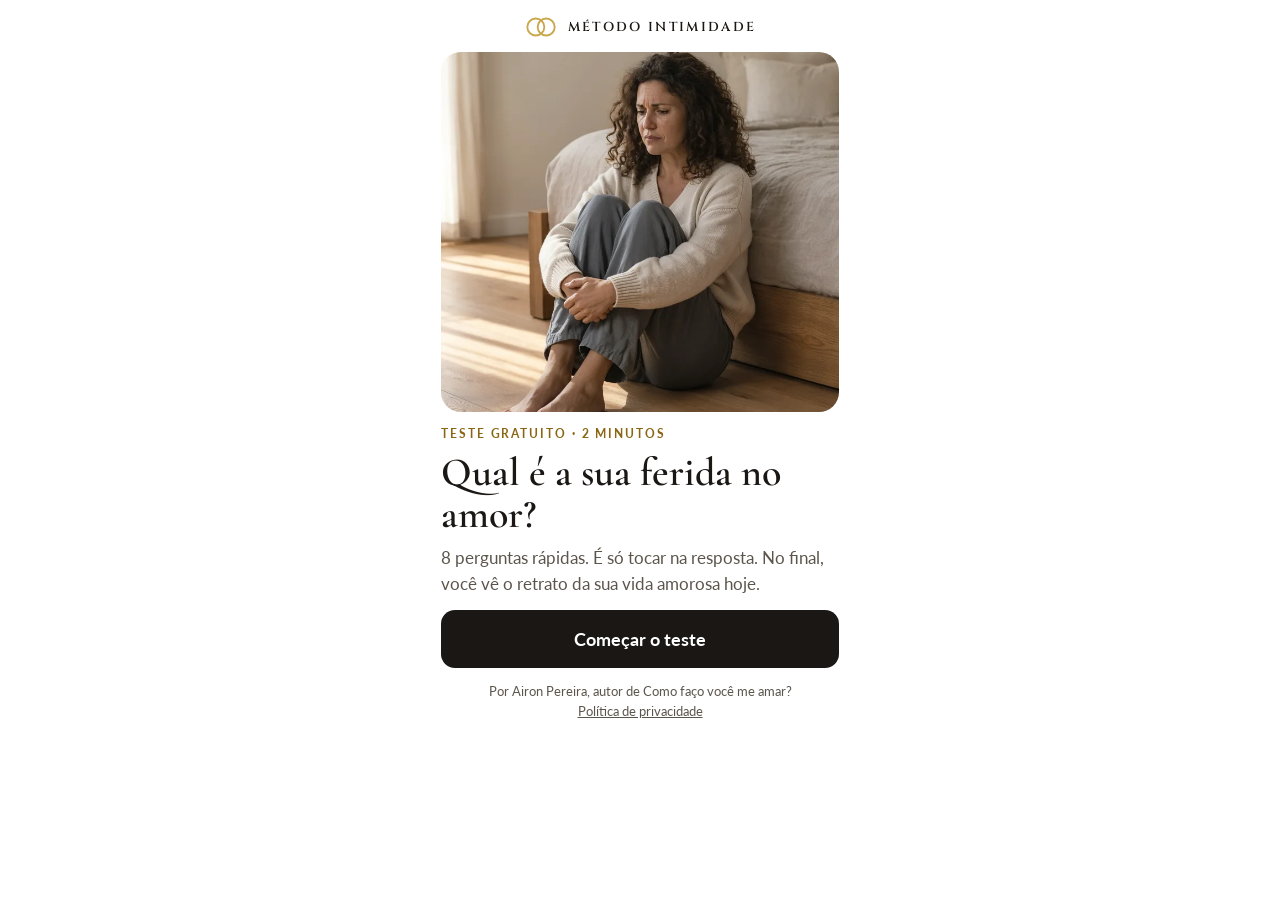
<file: index.html>
<!doctype html>
<html lang="pt-BR">
<head>
<meta charset="utf-8">
<meta name="viewport" content="width=device-width, initial-scale=1, viewport-fit=cover">
<title>Teste: qual é a sua ferida no amor?</title>
<meta name="description" content="8 perguntas rápidas. É só tocar na resposta.">
<meta name="robots" content="noindex">
<meta name="theme-color" content="#FFFFFF">
<link rel="preconnect" href="https://fonts.googleapis.com">
<link rel="preconnect" href="https://fonts.gstatic.com" crossorigin>
<link rel="preconnect" href="https://www.metodointimidade.com.br">
<link rel="preload" as="image" href="img/capa-720.webp" imagesrcset="img/capa.webp 360w, img/capa-720.webp 720w" imagesizes="(max-width:430px) 100vw, 400px">
<link rel="stylesheet" href="https://fonts.googleapis.com/css2?family=Cinzel:wght@600&family=Cormorant+Garamond:ital,wght@0,600;1,600&family=Lato:wght@400;700&display=swap">
<style>
:root{--fundo:#FFFFFF;--cartao:#FAF7F2;--texto:#1A1714;--suave:#5C554C;--placeholder:#6F675D;--ouro:#C9A84C;--ouro-escuro:#8A6514;--borda:#E8E1D6;--trilho:#EFE9DF}
*{box-sizing:border-box}
html,body{margin:0;background:var(--fundo);color:var(--texto);font-family:Lato,system-ui,sans-serif;-webkit-font-smoothing:antialiased}
button,input{font:inherit;color:inherit}
.tela{max-width:430px;min-height:100vh;min-height:100dvh;margin:0 auto;padding:16px 16px 20px;display:flex;flex-direction:column;gap:14px}
.marca{display:flex;align-items:center;justify-content:center;gap:10px}
.marca span{font-family:Cinzel,serif;font-weight:600;font-size:13px;letter-spacing:.18em}
.selo{font-size:12px;font-weight:700;letter-spacing:.16em;color:var(--ouro-escuro)}
h1{margin:0;font-family:'Cormorant Garamond',Georgia,serif;font-weight:600;line-height:1.08}
.capa h1{font-size:40px;line-height:1.05}
.capa{height:100vh;height:100dvh;min-height:0}
.pergunta h1{font-size:29px;line-height:1.1}
p{margin:0}
.sub{font-size:17px;line-height:1.5;color:var(--suave)}
/* a foto da capa ocupa o espaço que sobrar: o botão sempre cabe na tela */
.capa-img{width:100%;flex:1 1 0;min-height:110px;max-height:360px;object-fit:cover;object-position:50% 35%;border-radius:20px;display:block;background:var(--cartao)}
.cresce{flex-grow:1}
.botao{display:flex;align-items:center;justify-content:center;width:100%;height:58px;border:0;border-radius:14px;background:var(--texto);color:#fff;font-size:18px;font-weight:700;cursor:pointer;text-decoration:none}
.botao:disabled{opacity:.6;cursor:default}
.rodape{text-align:center;font-size:13px;color:var(--suave);line-height:1.5}
.rodape a{color:var(--suave)}
.topo{display:flex;flex-direction:column;gap:10px}
.topo-linha{display:flex;justify-content:space-between;align-items:center;font-size:16px;color:var(--suave)}
.voltar{display:flex;align-items:center;min-height:48px;min-width:48px;padding:0 8px 0 0;background:none;border:0;color:var(--suave);cursor:pointer}
.contador{font-weight:700;color:var(--ouro-escuro)}
.barra{height:6px;border-radius:3px;background:var(--trilho);overflow:hidden}
.barra i{display:block;height:6px;border-radius:3px;background:var(--ouro);transition:width .3s}
.grade{display:grid;grid-template-columns:1fr 1fr;gap:10px}
.opcao{position:relative;display:flex;flex-direction:column;border:1px solid var(--borda);border-radius:16px;overflow:hidden;background:var(--cartao);text-align:left;padding:0;cursor:pointer;min-height:48px}
.opcao.marcada{border:2px solid var(--ouro-escuro)}
/* altura da foto acompanha a altura da tela: as 4 respostas cabem sem rolar */
.opcao .foto,.opcao .cena{height:clamp(84px,calc((100dvh - 400px) / 2),150px)}
.opcao .foto{width:100%;object-fit:cover;display:block;background:var(--trilho)}
.opcao .cena{display:flex;align-items:center;justify-content:center;padding:12px;font-size:13px;line-height:1.35;color:var(--suave);background:var(--trilho);text-align:center}
.opcao .txt{padding:10px 10px 12px;font-size:15px;font-weight:700;line-height:1.3}
.check{position:absolute;top:8px;right:8px;width:26px;height:26px;border-radius:13px;background:var(--ouro-escuro);display:none;align-items:center;justify-content:center}
.opcao.marcada .check{display:flex}
.frases{display:flex;flex-direction:column;gap:10px}
.frase{position:relative;display:block;width:100%;text-align:left;padding:15px 48px 15px 16px;border:1px solid var(--borda);border-radius:16px;background:var(--cartao);font-family:'Cormorant Garamond',Georgia,serif;font-weight:600;font-style:italic;font-size:21px;line-height:1.22;cursor:pointer;min-height:64px}
.frase.marcada{border:2px solid var(--ouro-escuro)}
.frase .check{top:50%;margin-top:-13px;right:14px}
.analise{align-items:stretch;gap:28px}
.anel{align-self:center;position:relative;width:150px;height:150px}
.anel span{position:absolute;inset:0;display:flex;align-items:center;justify-content:center;font-family:'Cormorant Garamond',Georgia,serif;font-weight:600;font-size:40px}
.passos{display:flex;flex-direction:column;gap:16px;padding:22px 20px;border-radius:16px;background:var(--cartao);border:1px solid var(--borda)}
.passos div{display:flex;align-items:center;gap:12px;font-size:17px;color:var(--suave)}
.passos div.feito{color:var(--texto)}
.campo{display:flex;flex-direction:column;gap:8px}
.campo>span{font-size:15px;font-weight:700}
.entrada{display:flex;align-items:center;height:56px;padding:0 16px;border:1.5px solid var(--borda);border-radius:12px;font-size:17px;background:#fff}
.entrada:focus-within{border-color:var(--ouro-escuro)}
.entrada input{flex:1;min-width:0;border:0;outline:0;font-size:17px;background:transparent;height:100%}
.entrada input::placeholder{color:var(--placeholder)}
.ddi{padding-right:12px;margin-right:12px;border-right:1px solid var(--borda);font-weight:700}
.campo.erro .entrada{border-color:#B3261E}
.msg-erro{font-size:14px;color:#B3261E;display:none}
.campo.erro .msg-erro{display:block}
.aceite{display:flex;gap:14px;align-items:flex-start;min-height:48px;font-size:16px;line-height:1.45;cursor:pointer}
.aceite input{appearance:none;-webkit-appearance:none;flex-shrink:0;width:24px;height:24px;margin:1px 0 0;border-radius:6px;border:2px solid var(--ouro-escuro);background:#fff;display:grid;place-content:center;cursor:pointer}
.aceite input:checked{background:var(--ouro-escuro)}
.aceite input:checked::after{content:"";width:10px;height:6px;border-left:2.5px solid #fff;border-bottom:2.5px solid #fff;transform:rotate(-45deg) translate(1px,-1px)}
.aviso{font-size:15px;line-height:1.45;color:#B3261E;text-align:center;display:none}
.aviso.on{display:block}
@media (max-width:360px){.capa h1{font-size:36px}.pergunta h1{font-size:27px}}
@media (max-height:680px){.capa h1{font-size:34px}.sub{font-size:16px;line-height:1.45}.voltar{min-height:40px}.topo{gap:6px}}
</style>
</head>
<body>
<main id="app" aria-live="polite"></main>
<noscript><p style="padding:24px;text-align:center">Ative o JavaScript para fazer o teste.</p></noscript>
<script src="conteudo.js"></script>
<script src="app.js"></script>
</body>
</html>
</file>
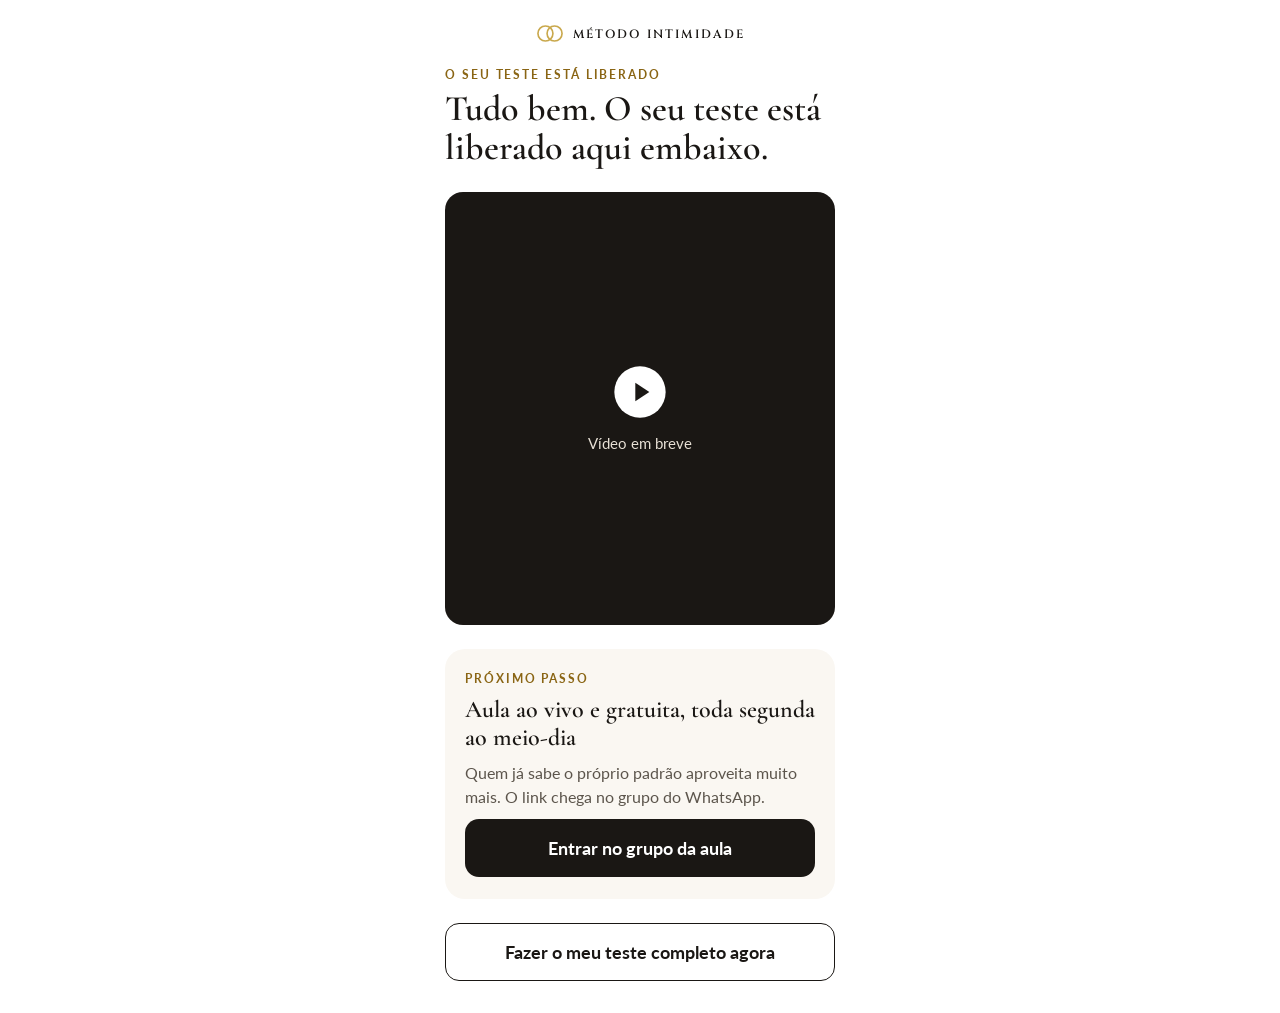
<file: aula/index.html>
<!doctype html>
<html lang="pt-BR">
<head>
<meta charset="utf-8">
<meta name="viewport" content="width=device-width, initial-scale=1, viewport-fit=cover">
<title>Aula de segunda · Método Intimidade</title>
<meta name="robots" content="noindex">
<link rel="preconnect" href="https://fonts.googleapis.com">
<link rel="preconnect" href="https://fonts.gstatic.com" crossorigin>
<link rel="stylesheet" href="https://fonts.googleapis.com/css2?family=Cinzel:wght@600&family=Cormorant+Garamond:ital,wght@0,600;1,600&family=Lato:wght@400;700&display=swap">
<link rel="stylesheet" href="../estilo.css">
</head>
<body>
<main class="pagina">
  <div id="marca"></div>
  <div style="display:flex;flex-direction:column;gap:8px">
    <span class="selo">O SEU TESTE ESTÁ LIBERADO</span>
    <h1 style="font-size:36px;line-height:1.08">Tudo bem. O seu teste está liberado aqui embaixo.</h1>
  </div>
  <div class="video" id="video"></div>
  <section class="bloco">
    <span class="selo">PRÓXIMO PASSO</span>
    <h2 style="font-size:24px;line-height:1.15">Aula ao vivo e gratuita, toda segunda ao meio-dia</h2>
    <p class="suave" style="font-size:16px;line-height:1.5">Quem já sabe o próprio padrão aproveita muito mais. O link chega no grupo do WhatsApp.</p>
    <a class="botao" id="grupo" target="_blank" rel="noopener">Entrar no grupo da aula</a>
  </section>
  <a class="botao claro" id="teste" href="#">Fazer o meu teste completo agora</a>
</main>
<script src="../config.js"></script>
<script src="../comum.js"></script>
<script>
(function () {
  'use strict';
  var C = window.CONFIG, p = parametro('p');
  $('#marca').outerHTML = MARCA;
  $('#grupo').href = C.grupoAula;
  montarVideo($('#video'), C.vsl3);
  $('#teste').href = '/obrigado/?p=' + encodeURIComponent(p);
})();
</script>
</body>
</html>
</file>
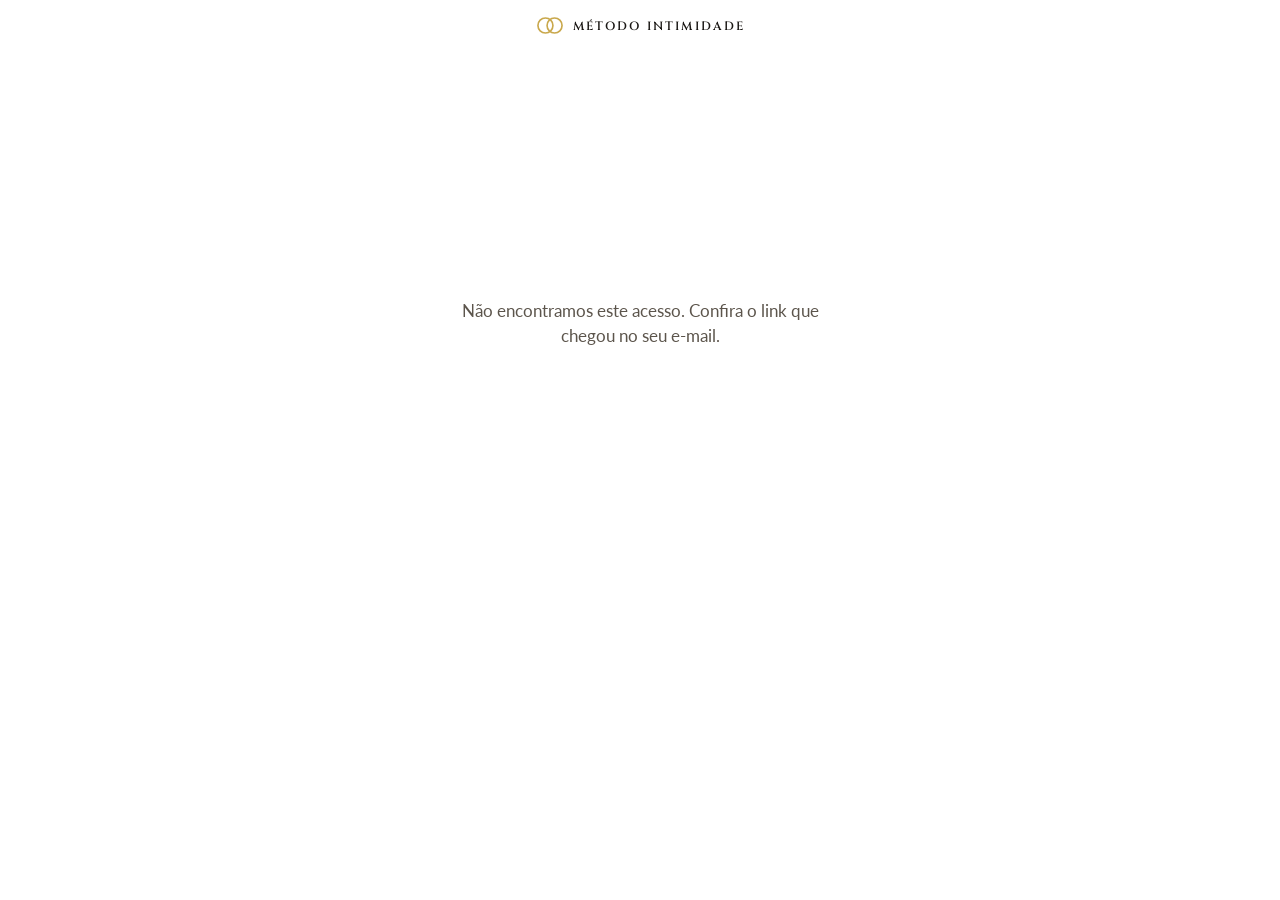
<file: completo/index.html>
<!doctype html>
<html lang="pt-BR">
<head>
<meta charset="utf-8">
<meta name="viewport" content="width=device-width, initial-scale=1, viewport-fit=cover">
<title>O seu teste completo · Método Intimidade</title>
<meta name="robots" content="noindex">
<meta name="referrer" content="no-referrer">
<meta name="theme-color" content="#FFFFFF">
<link rel="preconnect" href="https://fonts.googleapis.com">
<link rel="preconnect" href="https://fonts.gstatic.com" crossorigin>
<link rel="preconnect" href="https://www.metodointimidade.com.br">
<link rel="stylesheet" href="https://fonts.googleapis.com/css2?family=Cinzel:wght@600&family=Cormorant+Garamond:ital,wght@0,600;1,600&family=Lato:wght@400;700&display=swap">
<style>
:root{--fundo:#FFFFFF;--cartao:#FAF7F2;--texto:#1A1714;--suave:#5C554C;--ouro:#C9A84C;--ouro-escuro:#8A6514;--borda:#E8E1D6;--vazio:#CFC4B2;--trilho:#EFE9DF;--erro:#B3261E}
*{box-sizing:border-box}
html,body{margin:0;background:var(--fundo);color:var(--texto);font-family:Lato,system-ui,sans-serif;-webkit-font-smoothing:antialiased}
button{font:inherit;color:inherit}
p{margin:0}
h1,h2{margin:0;font-family:'Cormorant Garamond',Georgia,serif;font-weight:600}
:focus-visible{outline:3px solid var(--ouro-escuro);outline-offset:2px}
[tabindex="-1"]:focus{outline:none}
.tela{max-width:430px;min-height:100vh;min-height:100dvh;margin:0 auto;padding:16px 20px 22px;display:flex;flex-direction:column;gap:18px}
.entra{animation:entra .28s ease both}
@keyframes entra{from{opacity:0;transform:translateX(14px)}to{opacity:1;transform:none}}
@media (prefers-reduced-motion:reduce){.entra{animation:none}.barra i,.anel circle{transition:none!important}}
.marca{display:flex;align-items:center;justify-content:center;gap:8px}
.marca span{font-family:Cinzel,serif;font-weight:600;font-size:12px;letter-spacing:.18em}
.selo{font-size:12px;font-weight:700;letter-spacing:.16em;color:var(--ouro-escuro)}
.suave{color:var(--suave)}
.cresce{flex-grow:1}
.botao{display:flex;align-items:center;justify-content:center;width:100%;min-height:58px;padding:0 16px;border:0;border-radius:14px;background:var(--texto);color:#fff;font-size:18px;font-weight:700;cursor:pointer;text-decoration:none;text-align:center}
.botao:disabled{opacity:.45;cursor:default}
.botao.contorno{background:#fff;color:var(--texto);border:1.5px solid var(--texto);min-height:54px;font-size:17px}
.botao.claro{background:#fff;color:var(--texto);border:1.5px solid var(--borda);min-height:54px;font-size:17px}
.rodape{text-align:center;font-size:14px;line-height:1.5;color:var(--suave)}
/* topo */
.topo{display:flex;flex-direction:column;gap:6px}
.topo-linha{display:flex;justify-content:space-between;align-items:center;font-size:16px;color:var(--suave)}
.voltar{display:flex;align-items:center;min-height:48px;min-width:48px;padding:0 8px 0 0;background:none;border:0;color:var(--suave);cursor:pointer}
.contador{font-weight:700;color:var(--ouro-escuro)}
.barra{height:4px;border-radius:2px;background:var(--trilho);overflow:hidden}
.barra i{display:block;height:4px;border-radius:2px;background:var(--ouro);transition:width .3s}
/* pontinhos */
.pts{display:flex;gap:6px}
.pts i{width:10px;height:10px;border-radius:5px;border:1.5px solid var(--vazio)}
.pts i.c{background:var(--ouro);border-color:var(--ouro)}
/* início */
.itens3{display:grid;grid-template-columns:1fr 1fr 1fr;gap:10px}
.itens3 div{display:flex;flex-direction:column;align-items:center;gap:8px;padding:14px 6px;border-radius:14px;border:1px solid var(--borda);text-align:center;font-size:15px;font-weight:700;line-height:1.25}
.exemplo{display:flex;flex-direction:column;gap:14px;padding:18px;border-radius:18px;background:var(--cartao)}
.exemplo .linha{display:flex;align-items:center;justify-content:space-between;font-size:17px}
/* frase */
.frase-bloco{display:flex;flex-direction:column;align-items:center;gap:16px;text-align:center;padding:0 6px}
.frase-bloco p{font-family:'Cormorant Garamond',Georgia,serif;font-weight:600;font-size:34px;line-height:1.15}
.traco{width:40px;height:2px;border-radius:1px;background:var(--ouro)}
.opcoes{display:flex;flex-direction:column;gap:10px}
.resp{display:flex;align-items:center;justify-content:space-between;width:100%;height:62px;padding:0 20px;border-radius:14px;border:1.5px solid var(--borda);background:#fff;font-size:18px;font-weight:700;cursor:pointer;text-align:left}
.resp.marcada{border:2px solid var(--ouro-escuro);background:var(--cartao);padding:0 19.5px}
.resp.marcada .pts i.c{background:var(--ouro-escuro);border-color:var(--ouro-escuro)}
/* pausa */
.centro{display:flex;flex-direction:column;align-items:center;gap:20px;text-align:center}
.centro h1{font-size:38px;line-height:1.08}
/* final */
.escolha{display:flex;align-items:center;gap:14px;width:100%;min-height:62px;padding:12px 18px;border-radius:14px;border:1.5px solid var(--borda);background:#fff;font-size:17px;font-weight:700;line-height:1.35;cursor:pointer;text-align:left}
.escolha .bola{width:22px;height:22px;border-radius:11px;border:2px solid #6F675D;flex-shrink:0;display:flex;align-items:center;justify-content:center}
.escolha[aria-checked="true"]{border:2px solid var(--ouro-escuro);background:var(--cartao);padding:12px 17.5px}
.escolha[aria-checked="true"] .bola{border-color:var(--ouro-escuro)}
.escolha[aria-checked="true"] .bola::after{content:"";width:10px;height:10px;border-radius:5px;background:var(--ouro-escuro)}
/* analisando */
.anel{align-self:center;position:relative;width:150px;height:150px}
.anel span{position:absolute;inset:0;display:flex;align-items:center;justify-content:center;font-family:'Cormorant Garamond',Georgia,serif;font-weight:600;font-size:40px}
.passos{display:flex;flex-direction:column;gap:16px;padding:22px 20px;border-radius:16px;background:var(--cartao);border:1px solid var(--borda)}
.passos div{display:flex;align-items:center;gap:12px;font-size:17px;color:var(--suave)}
.passos div.feito{color:var(--texto)}
/* resultado */
.res-topo{display:flex;flex-direction:column;align-items:center;gap:12px;text-align:center;margin-top:8px}
.res-topo h1{font-size:62px;line-height:1}
.aneis{display:flex;align-items:center;gap:10px}
.aneis i{width:36px;height:1px;background:var(--ouro)}
.cartao{padding:18px;border-radius:16px;border:1px solid var(--borda);display:flex;flex-direction:column;gap:10px}
.niveis{display:flex;gap:6px}
.niveis i{flex:1;height:8px;border-radius:4px;background:var(--trilho)}
.niveis i.c{background:var(--ouro)}
.citacao{display:flex;flex-direction:column;align-items:center;gap:4px;text-align:center;padding:0 8px}
.citacao .aspas{font-family:'Cormorant Garamond',Georgia,serif;font-weight:600;font-size:64px;line-height:.6;height:34px;color:var(--ouro)}
.citacao p{font-family:'Cormorant Garamond',Georgia,serif;font-style:italic;font-weight:600;font-size:28px;line-height:1.2}
.texto{font-size:18px;line-height:1.55}
.bloco{padding:22px 20px;border-radius:20px;border:1.5px solid var(--borda);display:flex;flex-direction:column;gap:16px}
.bloco.bege{background:var(--cartao);border:0;gap:10px}
.capa-livro{flex-shrink:0;width:112px;height:164px;border-radius:6px;background:var(--texto);box-shadow:0 8px 20px rgba(26,23,20,.18);padding:10px}
.capa-livro div{height:100%;border:1px solid var(--ouro);border-radius:3px;display:flex;flex-direction:column;align-items:center;justify-content:space-between;padding:14px 8px 10px;text-align:center}
.icone-quadro{flex-shrink:0;width:46px;height:46px;border-radius:12px;background:var(--cartao);display:flex;align-items:center;justify-content:center}
.aviso{font-size:15px;line-height:1.45;text-align:center;color:var(--erro)}
.carregando{display:flex;flex-direction:column;align-items:center;justify-content:center;gap:14px;min-height:60vh;text-align:center;color:var(--suave);font-size:17px;line-height:1.5;padding:0 12px}
.giro{width:34px;height:34px;border-radius:50%;border:3px solid var(--trilho);border-top-color:var(--ouro);animation:giro 1s linear infinite}
@keyframes giro{to{transform:rotate(360deg)}}
/* início em celular baixo: tudo cabe sem rolar */
@media (max-height:760px){.tela.inicio{gap:12px;padding-top:12px}.inicio h1{font-size:30px!important}.inicio .itens3 div{padding:9px 4px;gap:5px;font-size:14px}.inicio .itens3 svg{width:18px;height:18px}.inicio .exemplo{padding:12px 16px;gap:8px}.inicio .exemplo .linha{font-size:16px}.inicio .exemplo>div{gap:5px!important}.inicio .exemplo>span{font-size:16px!important}.inicio .txt{font-size:16px!important;line-height:1.4!important}}
@media (max-height:620px){.inicio .itens3{display:none}}
/* frases e última pergunta em celular baixo: sem a marca no topo (como nas perguntas do teste grátis) */
@media (max-height:700px){.tela.frase>.marca,.tela.final>.marca{display:none}.tela.frase,.tela.final{padding-bottom:14px}.frase .voltar,.final .voltar{min-height:40px}}
/* última pergunta e frases em celular baixo */
@media (max-height:760px){.tela.final{gap:12px;padding-top:12px}.final h1{font-size:27px!important}.final .sub{font-size:15px!important}.final .opcoes{gap:8px}.escolha{min-height:52px;padding:8px 14px;font-size:16px;line-height:1.3}.escolha[aria-checked="true"]{padding:8px 13.5px}.tela.frase{gap:12px;padding-top:12px}.frase .opcoes{gap:8px}.frase .rodape{font-size:14px!important}}
@media (max-height:660px){.final h1{font-size:25px!important}.escolha{min-height:48px;padding:6px 12px;font-size:15px;line-height:1.25;gap:12px}.escolha[aria-checked="true"]{padding:6px 11.5px}.final .opcoes{gap:6px}}
@media (max-height:700px){.frase-bloco p{font-size:30px}.res-topo h1{font-size:54px}.tela{gap:14px}}
@media (max-width:360px){.frase-bloco p{font-size:29px}.centro h1{font-size:34px}.itens3 div{font-size:14px}}
</style>
</head>
<body>
<main id="app" aria-live="polite"><div class="tela"><div class="carregando"><div class="giro"></div><p>Abrindo o seu teste...</p></div></div></main>
<noscript><p style="padding:24px;text-align:center">Ative o JavaScript para fazer o teste.</p></noscript>
<script src="../config.js"></script>
<script src="conteudo.js"></script>
<script src="calculo.js"></script>
<script src="app.js"></script>
</body>
</html>
</file>
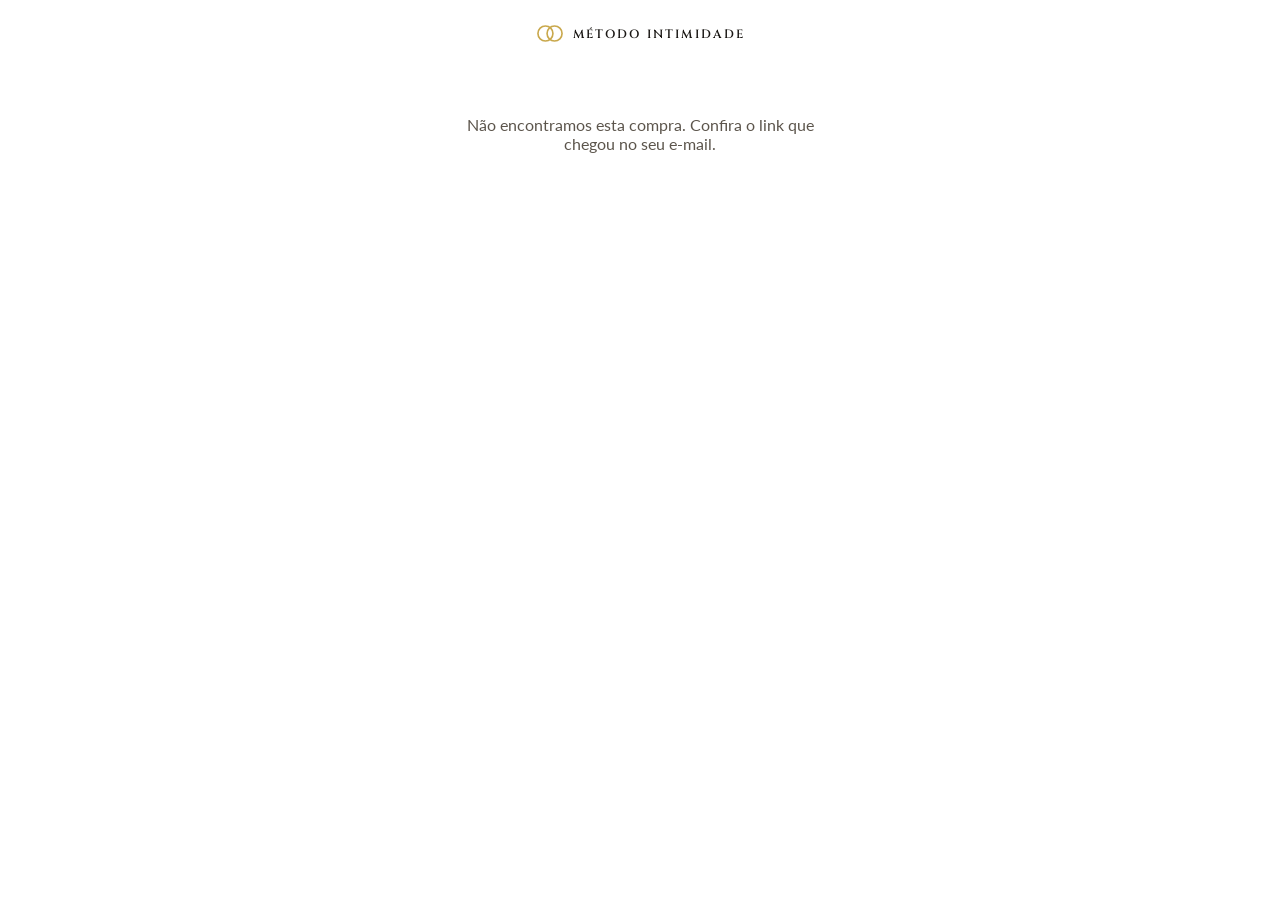
<file: obrigado/index.html>
<!doctype html>
<html lang="pt-BR">
<head>
<meta charset="utf-8">
<meta name="viewport" content="width=device-width, initial-scale=1, viewport-fit=cover">
<title>O seu acesso · Método Intimidade</title>
<meta name="robots" content="noindex">
<link rel="preconnect" href="https://fonts.googleapis.com">
<link rel="preconnect" href="https://fonts.gstatic.com" crossorigin>
<link rel="preconnect" href="https://www.metodointimidade.com.br">
<link rel="stylesheet" href="https://fonts.googleapis.com/css2?family=Cinzel:wght@600&family=Cormorant+Garamond:ital,wght@0,600;1,600&family=Lato:wght@400;700&display=swap">
<link rel="stylesheet" href="../estilo.css">
</head>
<body>
<main class="pagina">
  <div id="marca"></div>
  <div id="espera" class="carregando"><div class="giro"></div><p>Carregando o seu acesso...</p></div>

  <div id="conteudo" class="oculto" style="display:flex;flex-direction:column;gap:24px">
    <div style="display:flex;flex-direction:column;gap:8px">
      <span class="selo">ACESSO LIBERADO</span>
      <h1 style="font-size:36px;line-height:1.08" id="titulo">Está tudo pronto.</h1>
      <p class="suave" style="font-size:17px;line-height:1.5">O link também foi para o seu e-mail, para você não perder.</p>
    </div>

    <section class="oferta oculto" id="agenda">
      <span class="selo">SUA SESSÃO ESTÁ GARANTIDA</span>
      <h2>Escolha o dia e o horário da sua sessão</h2>
      <a class="botao ouro" id="agendar" href="#">Agendar a minha sessão</a>
      <p class="pequeno" id="zap-linha">Não encontrou um horário bom? Não se preocupe, <a id="zap" target="_blank" rel="noopener" style="color:inherit;font-weight:700">fale direto com o Airon pelo WhatsApp clicando aqui</a>.</p>
    </section>

    <section class="oferta">
      <span class="selo">TESTE COMPLETO + LIVRO</span>
      <h2>Como faço os outros me amarem</h2>
      <p class="suave" style="font-size:16px;line-height:1.5">20 frases, em uns 10 minutos. No final, o seu padrão, o livro e o guia do seu padrão em PDF.</p>
      <a class="botao" id="fazer" href="#">Fazer o meu teste completo</a>
    </section>

    <section class="bloco">
      <span class="selo">AULA DE SEGUNDA</span>
      <p style="font-size:16px;line-height:1.5">Toda segunda, ao meio-dia, aula ao vivo e gratuita. O link chega no grupo do WhatsApp.</p>
      <a class="botao claro" id="grupo" target="_blank" rel="noopener">Entrar no grupo da aula</a>
    </section>
  </div>

  <div id="invalido" class="oculto carregando"><p>Não encontramos esta compra. Confira o link que chegou no seu e-mail.</p></div>
</main>
<script src="../config.js"></script>
<script src="../comum.js"></script>
<script>
(function () {
  'use strict';
  var C = window.CONFIG, p = '', voltas = 0;
  $('#marca').outerHTML = MARCA;
  $('#grupo').href = C.grupoAula;
  acharPedido().then(function (achado) {
    p = achado;
    if (!p) { $('#espera').classList.add('oculto'); $('#invalido').classList.remove('oculto'); return; }
    mostrar();
  });
  function mostrar() {
  esperarPago(p, function (r) {
    if (r.status === 'invalido' || r.status === 'estornado') { $('#espera').classList.add('oculto'); $('#invalido').classList.remove('oculto'); }
  }).then(function (r) {
    $('#espera').classList.add('oculto');
    $('#conteudo').classList.remove('oculto');
    if (r.nome) $('#titulo').textContent = r.nome + ', está tudo pronto.';
    $('#fazer').href = r.linkTeste || '#';
    if (r.temSessao) {
      try { localStorage.removeItem('funilb-quis-sessao'); } catch (e) { /* ignora */ }
      $('#agenda').classList.remove('oculto');
      $('#agendar').href = C.agendar + '?p=' + encodeURIComponent(p);
      if (C.whatsappAiron) $('#zap').href = 'https://wa.me/' + C.whatsappAiron + '?text=' + encodeURIComponent('Oi, Airon! Comprei a sessão de diagnóstico, mas não encontrei um horário bom na agenda.');
      else $('#zap-linha').classList.add('oculto');
    } else {
      // voltou da Hubla depois do 1 clique da sessão: o aviso de pagamento pode levar alguns segundos
      var quis = false;
      try { quis = localStorage.getItem('funilb-quis-sessao') === '1'; } catch (e) { /* ignora */ }
      if (quis && ++voltas < 20) setTimeout(function () { mostrar(); }, 4000);
    }
  });
  }
})();
</script>
</body>
</html>
</file>
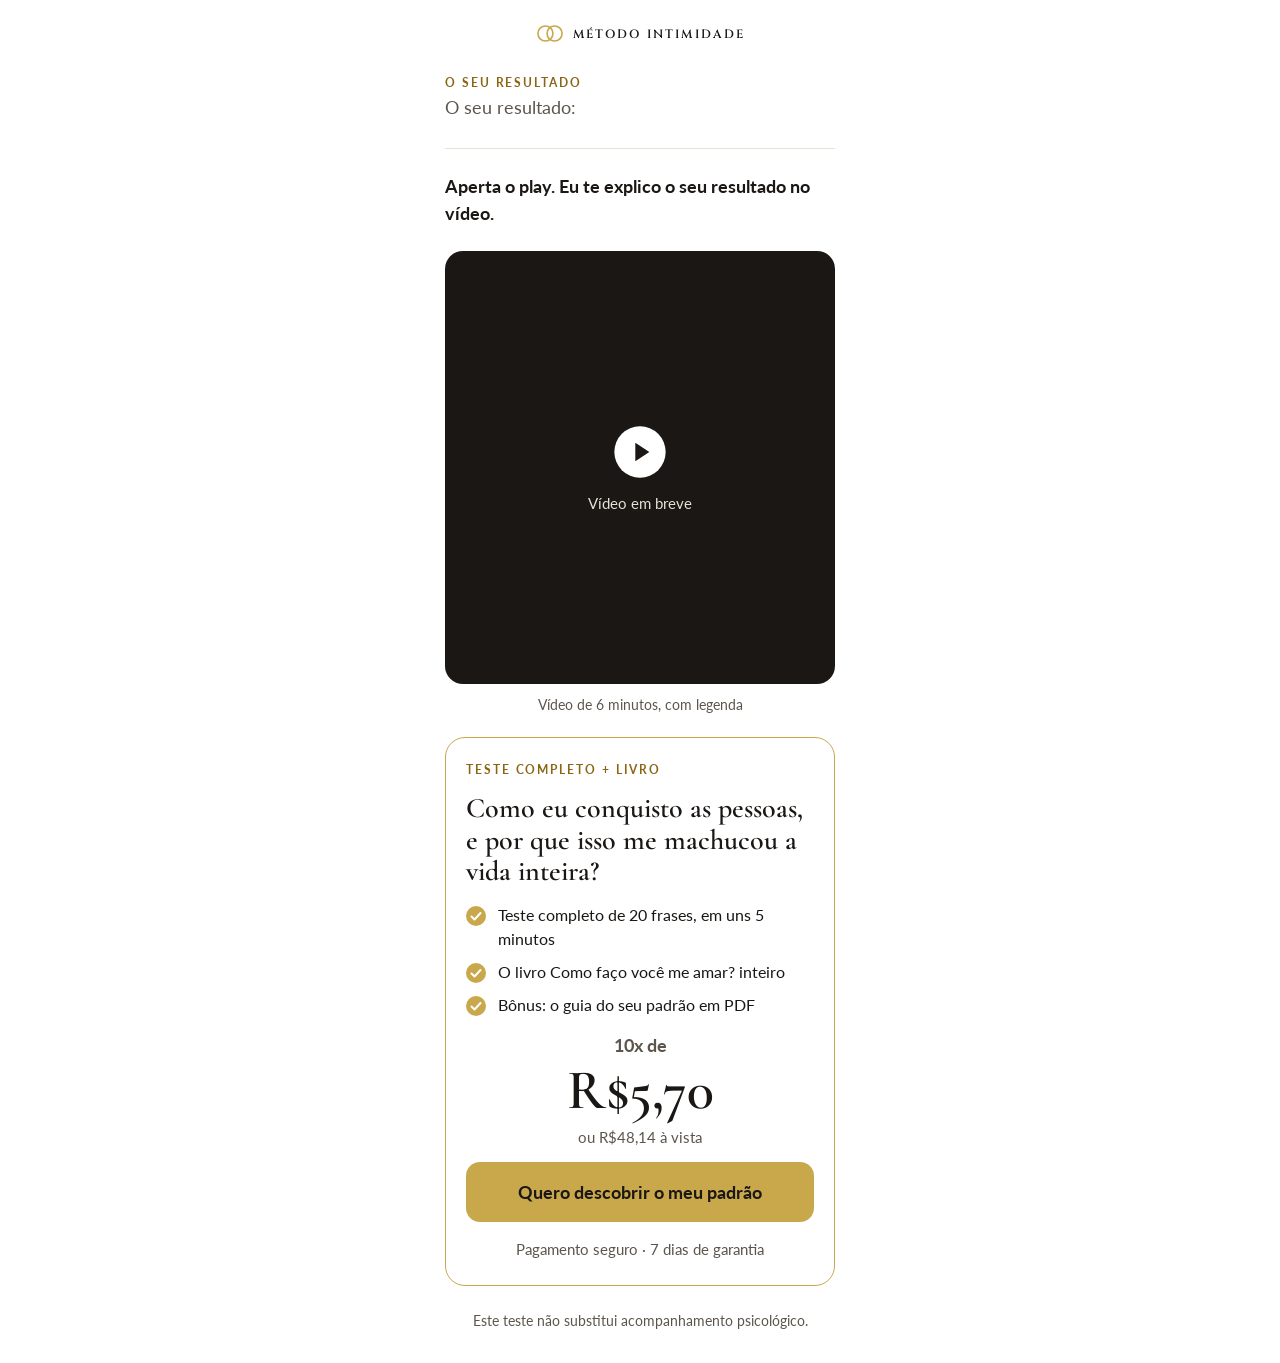
<file: resultado/index.html>
<!doctype html>
<html lang="pt-BR">
<head>
<meta charset="utf-8">
<meta name="viewport" content="width=device-width, initial-scale=1, viewport-fit=cover">
<title>O seu resultado · Método Intimidade</title>
<meta name="robots" content="noindex">
<link rel="preconnect" href="https://fonts.googleapis.com">
<link rel="preconnect" href="https://fonts.gstatic.com" crossorigin>
<link rel="preconnect" href="https://www.metodointimidade.com.br">
<link rel="preconnect" href="https://js.stripe.com">
<link rel="stylesheet" href="https://fonts.googleapis.com/css2?family=Cinzel:wght@600&family=Cormorant+Garamond:ital,wght@0,600;1,600&family=Lato:wght@400;700&display=swap">
<link rel="stylesheet" href="../estilo.css">
</head>
<body>
<main class="pagina" id="pagina">
  <div id="marca"></div>
  <div style="display:flex;flex-direction:column;gap:6px;margin-top:8px">
    <span class="selo">O SEU RESULTADO</span>
    <span id="saudacao" style="font-size:18px" class="suave">O seu resultado:</span>
    <h1 id="rotulo"></h1>
  </div>
  <div class="linha"></div>
  <div class="destaque" id="caixa-frase">
    <span class="rot">A frase que mais dói em você:</span>
    <span class="citacao" id="frase"></span>
  </div>
  <p class="chamada">Aperta o play. Eu te explico o seu resultado no vídeo.</p>
  <div class="video" id="video"></div>
  <p class="legenda-video">Vídeo de 6 minutos, com legenda</p>

  <section class="oferta oculto" id="oferta">
    <span class="selo">TESTE COMPLETO + LIVRO</span>
    <h2>Como eu conquisto as pessoas, e por que isso me machucou a vida inteira?</h2>
    <div class="itens" id="itens"></div>
    <div class="preco"><strong id="preco">R$49</strong><span class="suave" id="avista" style="font-size:15px"></span></div>
    <button type="button" class="botao ouro" id="comprar">Quero descobrir o meu padrão</button>

    <div id="checkout" class="oculto" style="display:flex;flex-direction:column;gap:16px">
      <label class="campo"><span>Seu melhor e-mail</span>
        <span class="entrada"><input id="email" type="email" inputmode="email" autocomplete="email" placeholder="Para receber o seu acesso"></span>
      </label>
      <button type="button" class="botao" id="continuar">Continuar para o pagamento</button>
      <div id="pagamento"></div>
      <button type="button" class="botao oculto" id="pagar">Pagar R$49</button>
      <p class="aviso erro oculto" id="erro"></p>
    </div>

    <span class="pequeno">Pagamento seguro · 7 dias de garantia</span>
  </section>

  <p class="rodape">Este teste não substitui acompanhamento psicológico.</p>
</main>

<div class="modal oculto" id="saida" role="dialog" aria-modal="true" aria-labelledby="saida-titulo">
  <div class="caixa">
    <span class="selo">ANTES DE IR</span>
    <h2 id="saida-titulo">Toda segunda, ao meio-dia, eu faço uma aula ao vivo e gratuita.</h2>
    <p class="suave" style="font-size:16px;line-height:1.5">O link da aula chega no grupo do WhatsApp.</p>
    <a class="botao" id="saida-grupo" target="_blank" rel="noopener">Entrar no grupo da aula</a>
    <button type="button" class="link-simples" id="saida-fechar" style="background:none;border:0;cursor:pointer">Voltar para o meu resultado</button>
  </div>
</div>

<script src="../config.js"></script>
<script src="../conteudo.js"></script>
<script src="../comum.js"></script>
<script>
(function () {
  'use strict';
  var C = window.CONFIG;
  var s = parametro('s'), r = parametro('r'), f = parametro('f'), nome = parametro('nome');
  $('#marca').outerHTML = MARCA;
  ['Teste completo de 20 frases, em uns 5 minutos', 'O livro Como faço você me amar? inteiro', 'Bônus: o guia do seu padrão em PDF']
    .forEach(function (t) { $('#itens').insertAdjacentHTML('beforeend', '<div class="item">' + ITEM_OK + '<span>' + esc(t) + '</span></div>'); });
  if (C.aVistaTeste) $('#avista').textContent = 'ou ' + C.aVistaTeste + ' à vista';
  $('#preco').innerHTML = C.parcelaTeste ? '<span class="parc">' + esc(C.parcelaTeste[0]) + '</span>' + esc(C.parcelaTeste[1]) : esc(C.preco);
  $('#pagar').textContent = 'Pagar ' + C.preco;
  $('#saida-grupo').href = C.grupoAula;

  function fraseDe(id) {
    var t = (window.TESTE && window.TESTE.trilhas) || {};
    var lista = [].concat((t.A || [])[6] ? t.A[6].respostas : [], (t.B || [])[6] ? t.B[6].respostas : []);
    var x = lista.filter(function (o) { return o.id === id; })[0];
    return x ? x.texto : '';
  }
  function mostrar(d) {
    if (d.nome) $('#saudacao').textContent = d.nome + ', o seu resultado:';
    $('#rotulo').textContent = window.ROTULOS[d.rotulo] || '';
    var fr = d.frase || fraseDe(d.f);
    if (fr) $('#frase').textContent = '“' + fr.replace(/\.$/, '') + '.”'; else $('#caixa-frase').classList.add('oculto');
    document.title = (window.ROTULOS[d.rotulo] || 'O seu resultado') + ' · Método Intimidade';
  }

  // 1) mostra na hora com o que veio no link
  mostrar({ nome: nome, rotulo: r, f: f });
  // 2) confere no servidor (e marca no funil que ela viu o resultado)
  if (s) api('GET', 'resultado', { s: s }).then(function (d) {
    if (d.ok) { r = d.rotulo; mostrar({ nome: d.nome, rotulo: d.rotulo, frase: d.fraseQueMaisDoi }); montar(); }
  }).catch(function () { /* fica com o que veio no link */ });

  // Vídeo + oferta em 0:34 (e direto se ela já viu antes)
  var chaveOferta = 'oferta_vista_' + (s || r);
  var montado = false;
  function montar() {
    if (montado && !s) return;
    if (montado) return;
    montado = true;
    var v = montarVideo($('#video'), (C.vsl1 || {})[r] || '');
    var jaViu = false;
    try { jaViu = localStorage.getItem(chaveOferta) === '1'; } catch (e) { /* ignora */ }
    if (!v || jaViu) return mostrarOferta(false);
    v.addEventListener('timeupdate', function () { if (v.currentTime >= C.ofertaEm) mostrarOferta(true); });
  }
  montar();

  function mostrarOferta(animar) {
    var o = $('#oferta');
    if (!o.classList.contains('oculto')) return;
    o.classList.remove('oculto');
    if (animar) o.classList.add('aparece');
    try { localStorage.setItem(chaveOferta, '1'); } catch (e) { /* ignora */ }
    if (!ehHubla()) carregarStripe().catch(function () {}); // já deixa o pagamento pronto
  }

  // ---------- pagamento ----------
  var stripe = null, elements = null, pedido = '';
  $('#comprar').addEventListener('click', function () {
    if (ehHubla()) {
      // checkout da Hubla (o pixel da Hubla já registra o início da compra)
      guardarSessao(s);
      $('#comprar').disabled = true; $('#comprar').textContent = 'Abrindo o pagamento...';
      location.href = linkHubla(C.hublaTeste, s);
      return;
    }
    $('#comprar').classList.add('oculto');
    $('#checkout').classList.remove('oculto');
    $('#email').focus();
    if (window.fbq) window.fbq('track', 'InitiateCheckout');
  });
  function erro(msg) { var e = $('#erro'); e.textContent = msg; e.classList.toggle('oculto', !msg); }

  $('#continuar').addEventListener('click', function () {
    var email = $('#email').value.trim();
    if (!/^[^\s@]+@[^\s@]+\.[^\s@]{2,}$/.test(email)) return erro('Digite um e-mail válido. É nele que chega o seu acesso.');
    erro('');
    var b = $('#continuar'); b.disabled = true; b.textContent = 'Abrindo o pagamento...';
    Promise.all([
      api('POST', 'checkout', { s: s, nome: nome, email: email, fbp: cookie('_fbp'), fbc: cookie('_fbc'),
        utm_source: parametro('utm_source'), utm_campaign: parametro('utm_campaign'), utm_content: parametro('utm_content') }),
      carregarStripe()
    ]).then(function (res) {
      var d = res[0]; stripe = res[1];
      if (!d.ok) throw new Error(d.erro || 'erro');
      pedido = d.pedido;
      elements = stripe.elements({ clientSecret: d.clientSecret, appearance: aparenciaStripe, fonts: [{ cssSrc: 'https://fonts.googleapis.com/css2?family=Lato:wght@400;700&display=swap' }] });
      var pe = elements.create('payment', { layout: { type: 'tabs' }, paymentMethodOrder: ['card', 'pix'], business: { name: 'Método Intimidade' }, fields: { billingDetails: { address: 'never' } }, defaultValues: { billingDetails: { email: email, name: nome } } });
      pe.mount('#pagamento');
      b.classList.add('oculto');
      $('#email').closest('.campo').classList.add('oculto');
      $('#pagar').classList.remove('oculto');
    }).catch(function (e) {
      b.disabled = false; b.textContent = 'Continuar para o pagamento';
      erro(e && e.message && e.message !== 'erro' && e.message.length < 120 ? e.message : 'Não foi possível abrir o pagamento agora. Tente de novo.');
    });
  });

  $('#pagar').addEventListener('click', function () {
    var b = $('#pagar'); b.disabled = true; b.textContent = 'Processando...'; erro('');
    stripe.confirmPayment({
      elements: elements,
      confirmParams: {
        return_url: location.origin + '/sessao/?p=' + pedido,
        // endereço não é pedido na tela (menos campos); o Stripe exige que ele seja enviado
        payment_method_data: { billing_details: { address: { country: 'BR', postal_code: '', state: '', city: '', line1: '', line2: '' } } }
      },
      redirect: 'if_required'
    }).then(function (res) {
      if (res.error) {
        b.disabled = false; b.textContent = 'Pagar ' + C.preco;
        return erro(res.error.message || 'O pagamento não foi concluído. Tente de novo.');
      }
      // cartão aprovado ou Pix pago: segue para a próxima página (ela confirma com o servidor)
      location.href = '/sessao/?p=' + pedido;
    });
  });

  // ---------- aviso de saída (botão voltar no celular, mouse saindo no computador) ----------
  var avisou = false;
  function abrirSaida() {
    if (avisou || !$('#comprar') || $('#checkout').classList.contains('oculto') === false) return;
    avisou = true; $('#saida').classList.remove('oculto');
  }
  try { history.pushState({ resultado: 1 }, ''); } catch (e) { /* ignora */ }
  window.addEventListener('popstate', function () { if (!avisou) { abrirSaida(); try { history.pushState({ resultado: 1 }, ''); } catch (e) { /* ignora */ } } });
  document.addEventListener('mouseout', function (e) { if (!e.relatedTarget && e.clientY <= 0) abrirSaida(); });
  $('#saida-fechar').addEventListener('click', function () { $('#saida').classList.add('oculto'); });
})();
</script>
</body>
</html>
</file>
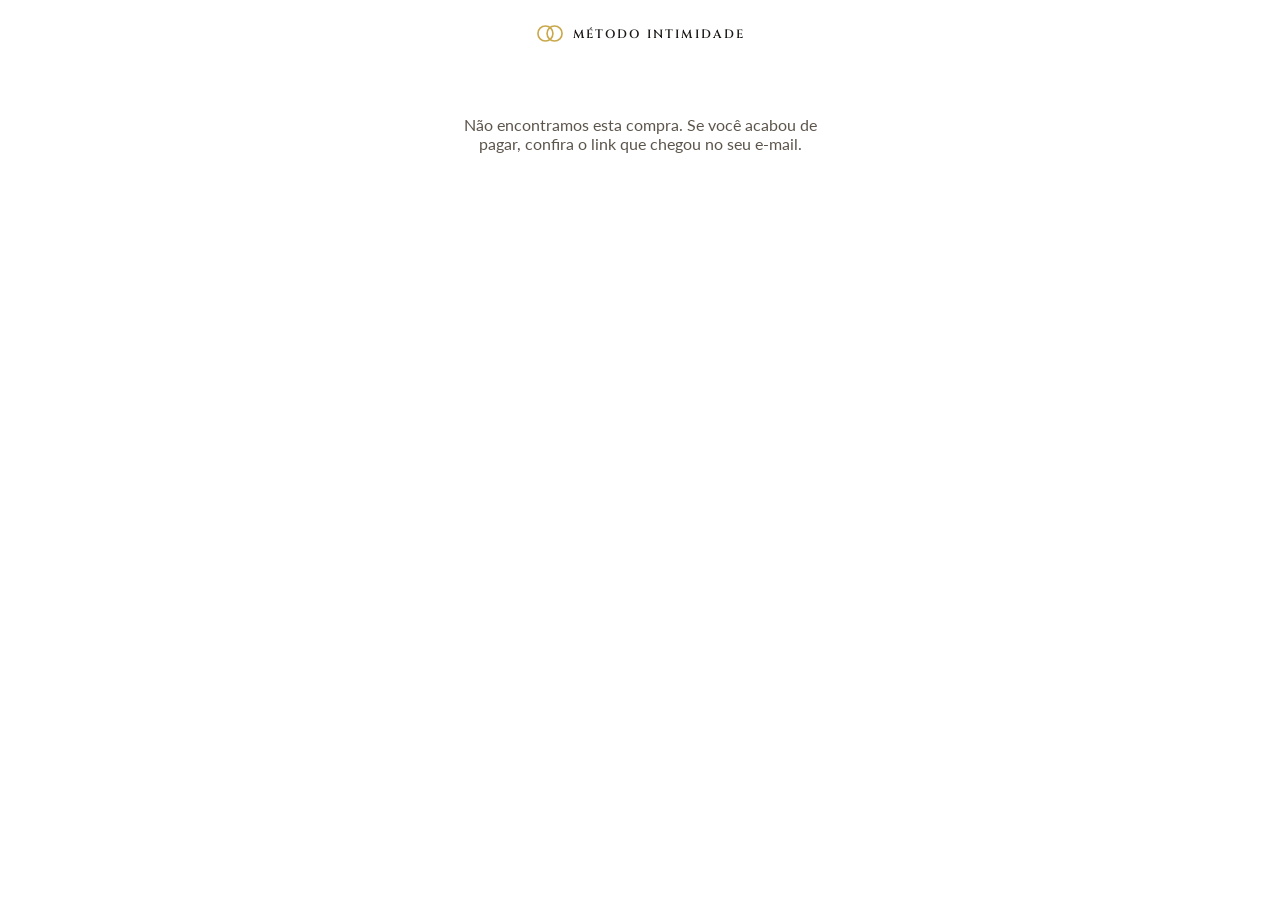
<file: sessao/index.html>
<!doctype html>
<html lang="pt-BR">
<head>
<meta charset="utf-8">
<meta name="viewport" content="width=device-width, initial-scale=1, viewport-fit=cover">
<title>Sua compra deu certo · Método Intimidade</title>
<meta name="robots" content="noindex">
<link rel="preconnect" href="https://fonts.googleapis.com">
<link rel="preconnect" href="https://fonts.gstatic.com" crossorigin>
<link rel="preconnect" href="https://www.metodointimidade.com.br">
<link rel="preconnect" href="https://js.stripe.com">
<link rel="stylesheet" href="https://fonts.googleapis.com/css2?family=Cinzel:wght@600&family=Cormorant+Garamond:ital,wght@0,600;1,600&family=Lato:wght@400;700&display=swap">
<link rel="stylesheet" href="../estilo.css">
</head>
<body>
<main class="pagina" id="pagina">
  <div id="marca"></div>
  <div id="espera" class="carregando"><div class="giro"></div><p id="espera-txt">Confirmando o seu pagamento...</p></div>

  <div id="conteudo" class="oculto" style="display:flex;flex-direction:column;gap:24px">
    <div style="display:flex;flex-direction:column;gap:8px">
      <span class="selo">SUA COMPRA DEU CERTO</span>
      <h1 style="font-size:36px;line-height:1.08">O seu teste já está garantido.</h1>
      <p class="suave" style="font-size:17px;line-height:1.5">Antes de abrir, assista a este vídeo. Ele só aparece agora.</p>
    </div>
    <div class="video" id="video"></div>

    <section class="oferta">
      <span class="selo">SÓ NESTA PÁGINA</span>
      <h2>Sessão de Diagnóstico e Plano de Ação</h2>
      <p style="font-size:16px;line-height:1.5">Uma conversa ao vivo com o Airon, online, sobre a sua história. Você sai com um plano de ação escrito.</p>
      <div class="itens" id="itens"></div>
      <div class="preco"><strong id="preco">R$197</strong><span class="suave" id="forma-txt" style="font-size:15px"></span></div>
      <button type="button" class="botao ouro" id="sim">Sim, quero a minha sessão</button>
      <div id="pix" style="display:flex;flex-direction:column;gap:12px"></div>
      <p class="aviso erro oculto" id="erro"></p>
      <button type="button" class="link-simples oculto" id="usar-pix" style="background:none;border:0;cursor:pointer;text-decoration:underline">Pagar com Pix</button>
    </section>

    <a class="link-simples" id="nao" href="#">Agora não, quero só o meu teste</a>
  </div>

  <div id="invalido" class="oculto carregando">
    <p>Não encontramos esta compra. Se você acabou de pagar, confira o link que chegou no seu e-mail.</p>
  </div>
</main>

<script src="../config.js"></script>
<script src="../comum.js"></script>
<script>
(function () {
  'use strict';
  var C = window.CONFIG;
  var p = '';
  $('#marca').outerHTML = MARCA;
  ['Um retrato claro de como está a sua vida amorosa hoje', 'Um olhar sobre a sua história e o que te trouxe até aqui', 'Um plano de ação escrito, com os seus próximos passos']
    .forEach(function (t) { $('#itens').insertAdjacentHTML('beforeend', '<div class="item">' + ITEM_OK + '<span>' + esc(t) + '</span></div>'); });
  if (C.aVistaSessao) $('#forma-txt').textContent = 'ou ' + C.aVistaSessao + ' à vista';
  $('#preco').innerHTML = C.parcelaSessao ? '<span class="parc">' + esc(C.parcelaSessao[0]) + '</span>' + esc(C.parcelaSessao[1]) : esc(C.precoSessao);
  function erro(m) { var e = $('#erro'); e.textContent = m || ''; e.classList.toggle('oculto', !m); }

  acharPedido(function (n) {
    if (n > 6) $('#espera-txt').textContent = 'Aguardando a confirmação do pagamento. Se pagou com Pix, isso leva alguns segundos.';
  }).then(function (achado) {
    p = achado;
    $('#nao').href = '/aula/?p=' + encodeURIComponent(p);
    if (!p) { $('#espera').classList.add('oculto'); $('#invalido').classList.remove('oculto'); return; }
    esperar();
  });

  // Espera o pagamento dos R$ 49 ser confirmado (cartão: segundos; Pix: assim que pagar)
  function esperar() {
  var tentativas = 0;
  esperarPago(p, function (r) {
    tentativas++;
    if (r.status === 'invalido' || r.status === 'estornado') { $('#espera').classList.add('oculto'); $('#invalido').classList.remove('oculto'); }
    else if (tentativas > 6) $('#espera-txt').textContent = 'Aguardando a confirmação do pagamento. Se pagou com Pix, isso leva alguns segundos.';
  }).then(function (r) {
    if (r.produto === 'sessao197') { location.replace('/obrigado/?p=' + encodeURIComponent(r.pedidoOrigem)); return; }
    if (r.temSessao) { location.replace('/obrigado/?p=' + encodeURIComponent(p)); return; }
    $('#espera').classList.add('oculto');
    $('#conteudo').classList.remove('oculto');
    montarVideo($('#video'), C.vsl2);
    etapa(r.s, 13);
    if (ehHubla()) { guardarSessao(r.s); return; } // na Hubla o botão abre o 1 clique dela
    $('#forma-txt').textContent = r.podeUmClique ? 'no mesmo cartão, sem digitar nada' : 'com Pix, na hora';
    if (!r.podeUmClique) $('#sim').textContent = 'Sim, quero a minha sessão (Pix)';
    carregarStripe().catch(function () {});
  });
  }

  function concluir(pedidoSessao) {
    $('#sim').disabled = true; $('#sim').textContent = 'Confirmando...';
    esperarPago(pedidoSessao).then(function () { location.href = '/obrigado/?p=' + encodeURIComponent(p); });
  }

  function pedir(extra) {
    erro('');
    var b = $('#sim'); b.disabled = true; b.textContent = 'Processando...';
    return api('POST', 'sessao', Object.assign({ p: p }, extra || {})).then(function (d) {
      if (!d.ok) throw new Error(d.erro || 'erro');
      if (d.status === 'pago') return concluir(d.pedido);
      return carregarStripe().then(function (stripe) {
        if (d.status === 'confirmar') {
          // o banco pediu confirmação (3DS): confirma com o cartão já salvo
          return stripe.confirmCardPayment(d.clientSecret).then(function (res) {
            if (res.error) throw new Error(res.error.message);
            concluir(d.pedido);
          });
        }
        if (d.status === 'pix') {
          b.textContent = 'Pague o Pix para confirmar';
          return stripe.confirmPixPayment(d.clientSecret, { payment_method: {} }, { handleActions: true }).then(function (res) {
            if (res.error) throw new Error(res.error.message);
            concluir(d.pedido);
          });
        }
      });
    }).catch(function (e) {
      b.disabled = false; b.textContent = 'Sim, quero a minha sessão';
      erro(e && e.message && e.message !== 'erro' ? e.message : 'Não foi possível concluir agora. Tente de novo.');
      $('#usar-pix').classList.remove('oculto');
    });
  }
  $('#sim').addEventListener('click', function () {
    if (ehHubla()) {
      try { localStorage.setItem('funilb-quis-sessao', '1'); } catch (e) { /* ignora */ }
      $('#sim').disabled = true; $('#sim').textContent = 'Abrindo...';
      location.href = linkHubla(C.hublaSessao, lerSessao());
      return;
    }
    pedir();
  });
  $('#usar-pix').addEventListener('click', function () { $('#usar-pix').classList.add('oculto'); pedir({ pix: true }); });
})();
</script>
</body>
</html>
</file>
<file: estilo.css>
:root{--fundo:#FFFFFF;--cartao:#FAF7F2;--texto:#1A1714;--suave:#5C554C;--placeholder:#6F675D;--ouro:#C9A84C;--ouro-escuro:#8A6514;--borda:#E8E1D6;--trilho:#EFE9DF;--erro:#B3261E}
*{box-sizing:border-box}
html,body{margin:0;background:var(--fundo);color:var(--texto);font-family:Lato,system-ui,sans-serif;-webkit-font-smoothing:antialiased}
button,input{font:inherit;color:inherit}
.pagina{max-width:430px;margin:0 auto;padding:24px 20px 32px;display:flex;flex-direction:column;gap:24px}
.marca{display:flex;align-items:center;justify-content:center;gap:8px}
.marca span{font-family:Cinzel,serif;font-weight:600;font-size:12px;letter-spacing:.18em}
.selo{font-size:12px;font-weight:700;letter-spacing:.16em;color:var(--ouro-escuro)}
h1,h2{margin:0;font-family:'Cormorant Garamond',Georgia,serif;font-weight:600}
h1{font-size:48px;line-height:1.02}
h2{font-size:28px;line-height:1.12}
p{margin:0}
.suave{color:var(--suave)}
.linha{height:1px;background:var(--borda)}
.destaque{padding:20px;border-radius:16px;background:var(--cartao);display:flex;flex-direction:column;gap:8px;box-shadow:inset 3px 0 0 var(--ouro)}
.destaque .rot{font-size:16px;font-weight:700;color:var(--suave)}
.citacao{font-family:'Cormorant Garamond',Georgia,serif;font-style:italic;font-weight:600;font-size:28px;line-height:1.2}
.chamada{font-size:18px;font-weight:700;line-height:1.5}
.video{position:relative;border-radius:18px;overflow:hidden;background:var(--texto);color:#fff}
.video video{display:block;width:100%;height:auto;max-height:80vh;background:#000}
.video .vazio{aspect-ratio:9/10;display:flex;flex-direction:column;align-items:center;justify-content:center;gap:14px;padding:20px;text-align:center;color:var(--borda);font-size:15px}
.legenda-video{font-size:14px;color:var(--suave);text-align:center;margin-top:-12px}
.oferta{padding:24px 20px;border-radius:20px;border:1.5px solid var(--ouro);display:flex;flex-direction:column;gap:16px}
.oculto{display:none!important}
.aparece{animation:aparece .5s ease both}
@keyframes aparece{from{opacity:0;transform:translateY(12px)}to{opacity:1;transform:none}}
.itens{display:flex;flex-direction:column;gap:10px}
.item{display:flex;gap:12px;font-size:16px;line-height:1.45}
.item svg{flex-shrink:0;margin-top:3px}
.preco{display:flex;flex-direction:column;align-items:center;gap:10px;margin-top:4px}
.preco strong{font-family:'Cormorant Garamond',Georgia,serif;font-weight:600;font-size:56px;line-height:1}
.preco strong .parc{display:block;font-family:Lato,system-ui,sans-serif;font-size:18px;font-weight:700;color:var(--suave);margin-bottom:8px;text-align:center}
.botao{display:flex;align-items:center;justify-content:center;width:100%;min-height:58px;padding:0 16px;border:0;border-radius:14px;background:var(--texto);color:#fff;font-size:18px;font-weight:700;cursor:pointer;text-decoration:none;text-align:center}
.botao.ouro{background:var(--ouro);color:var(--texto);min-height:60px}
.botao.claro{background:#fff;color:var(--texto);border:1.5px solid var(--texto)}
.botao:disabled{opacity:.6;cursor:default}
.link-simples{display:block;text-align:center;font-size:16px;color:var(--suave);padding:12px;min-height:48px}
.pequeno{text-align:center;font-size:15px;color:var(--suave);line-height:1.5}
.rodape{text-align:center;font-size:14px;line-height:1.5;color:var(--suave)}
.campo{display:flex;flex-direction:column;gap:8px}
.campo>span{font-size:15px;font-weight:700}
.entrada{display:flex;align-items:center;height:54px;padding:0 16px;border:1.5px solid var(--borda);border-radius:12px;background:#fff}
.entrada:focus-within{border-color:var(--ouro-escuro)}
.entrada input{flex:1;min-width:0;border:0;outline:0;font-size:17px;background:transparent;height:100%}
.entrada input::placeholder{color:var(--placeholder)}
.aviso{font-size:15px;line-height:1.45;text-align:center}
.aviso.erro{color:var(--erro)}
.carregando{display:flex;flex-direction:column;align-items:center;gap:14px;padding:48px 0;text-align:center;color:var(--suave)}
.giro{width:34px;height:34px;border-radius:50%;border:3px solid var(--trilho);border-top-color:var(--ouro);animation:giro 1s linear infinite}
@keyframes giro{to{transform:rotate(360deg)}}
.bloco{padding:22px 20px;border-radius:20px;background:var(--cartao);display:flex;flex-direction:column;gap:10px}
.modal{position:fixed;inset:0;background:rgba(26,23,20,.55);display:flex;align-items:flex-end;justify-content:center;z-index:50;padding:16px}
.modal .caixa{width:100%;max-width:430px;background:#fff;border-radius:20px;padding:24px 20px;display:flex;flex-direction:column;gap:14px}
@media (max-width:360px){h1{font-size:40px}}
</file>
